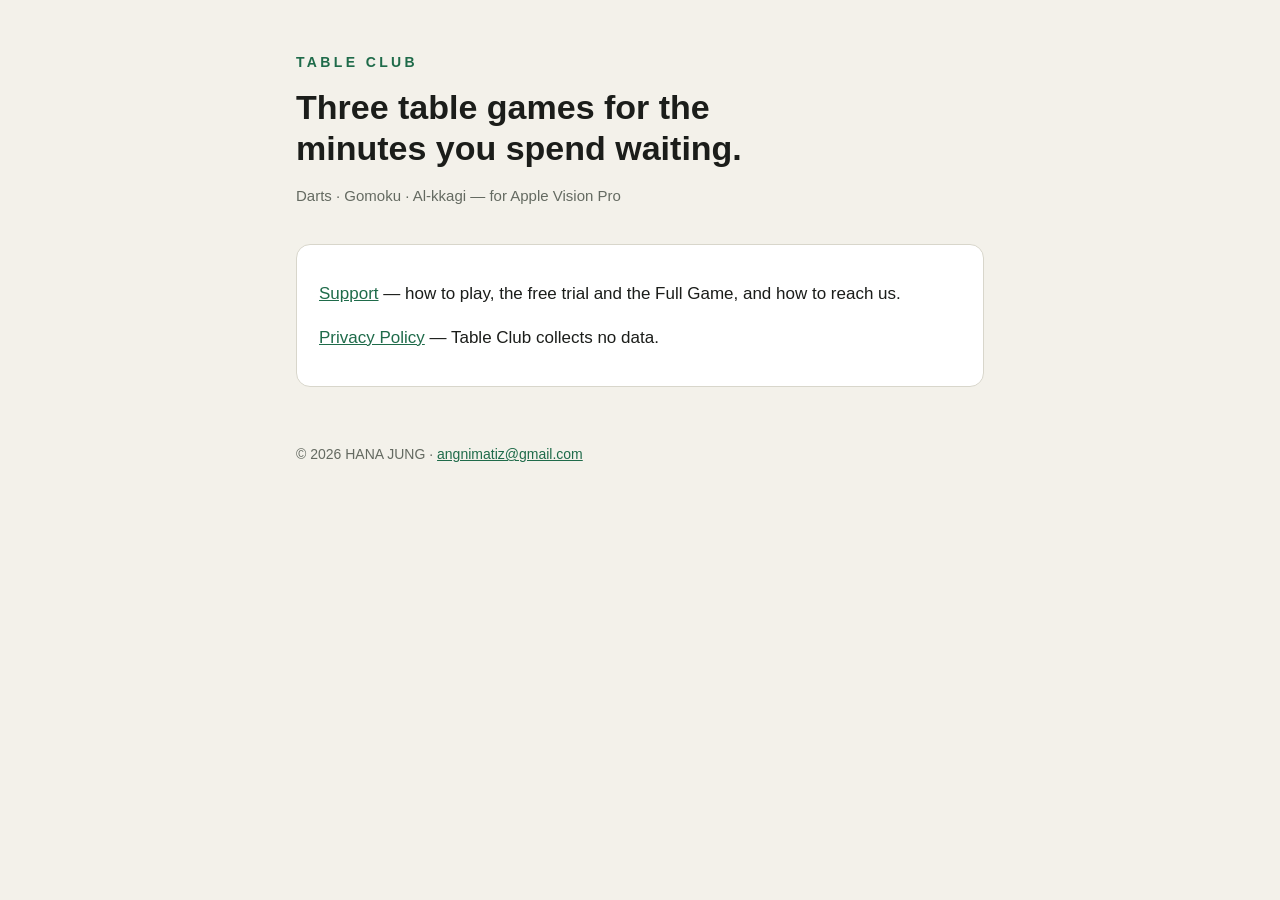
<file: index.html>
<!doctype html>
<html lang="en">
<head>
<meta charset="utf-8">
<meta name="viewport" content="width=device-width, initial-scale=1">
<title>Table Club</title>
<meta name="description" content="Three table games for Apple Vision Pro — darts, gomoku and al-kkagi.">
<link rel="stylesheet" href="style.css">
</head>
<body>
<main>
<header>
  <span class="mark">Table Club</span>
  <h1>Three table games for the minutes you spend waiting.</h1>
  <p class="muted">Darts · Gomoku · Al-kkagi — for Apple Vision Pro</p>
</header>
<div class="card">
  <p><a href="support/">Support</a> — how to play, the free trial and the Full Game, and how to reach us.</p>
  <p><a href="privacy/">Privacy Policy</a> — Table Club collects no data.</p>
</div>
<footer>© 2026 HANA JUNG · <a href="mailto:angnimatiz@gmail.com">angnimatiz@gmail.com</a></footer>
</main>
</body>
</html>
</file>
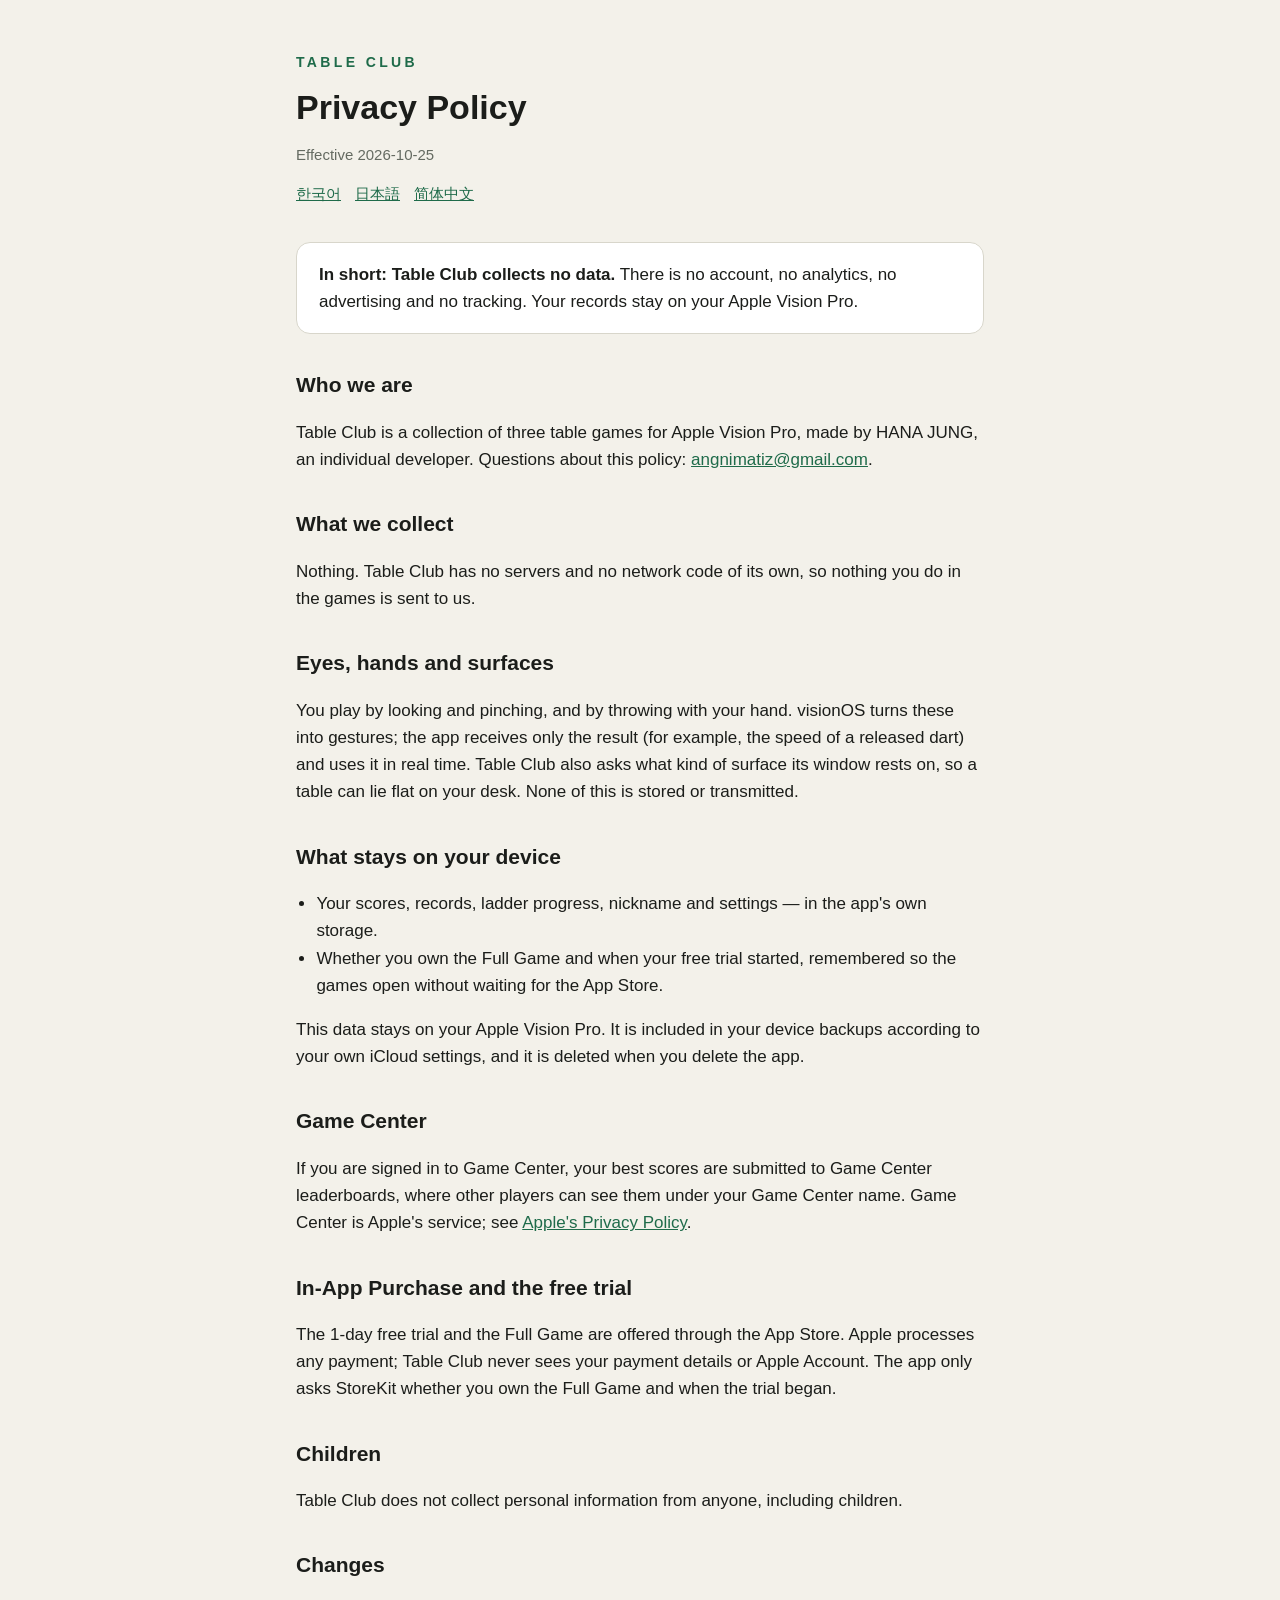
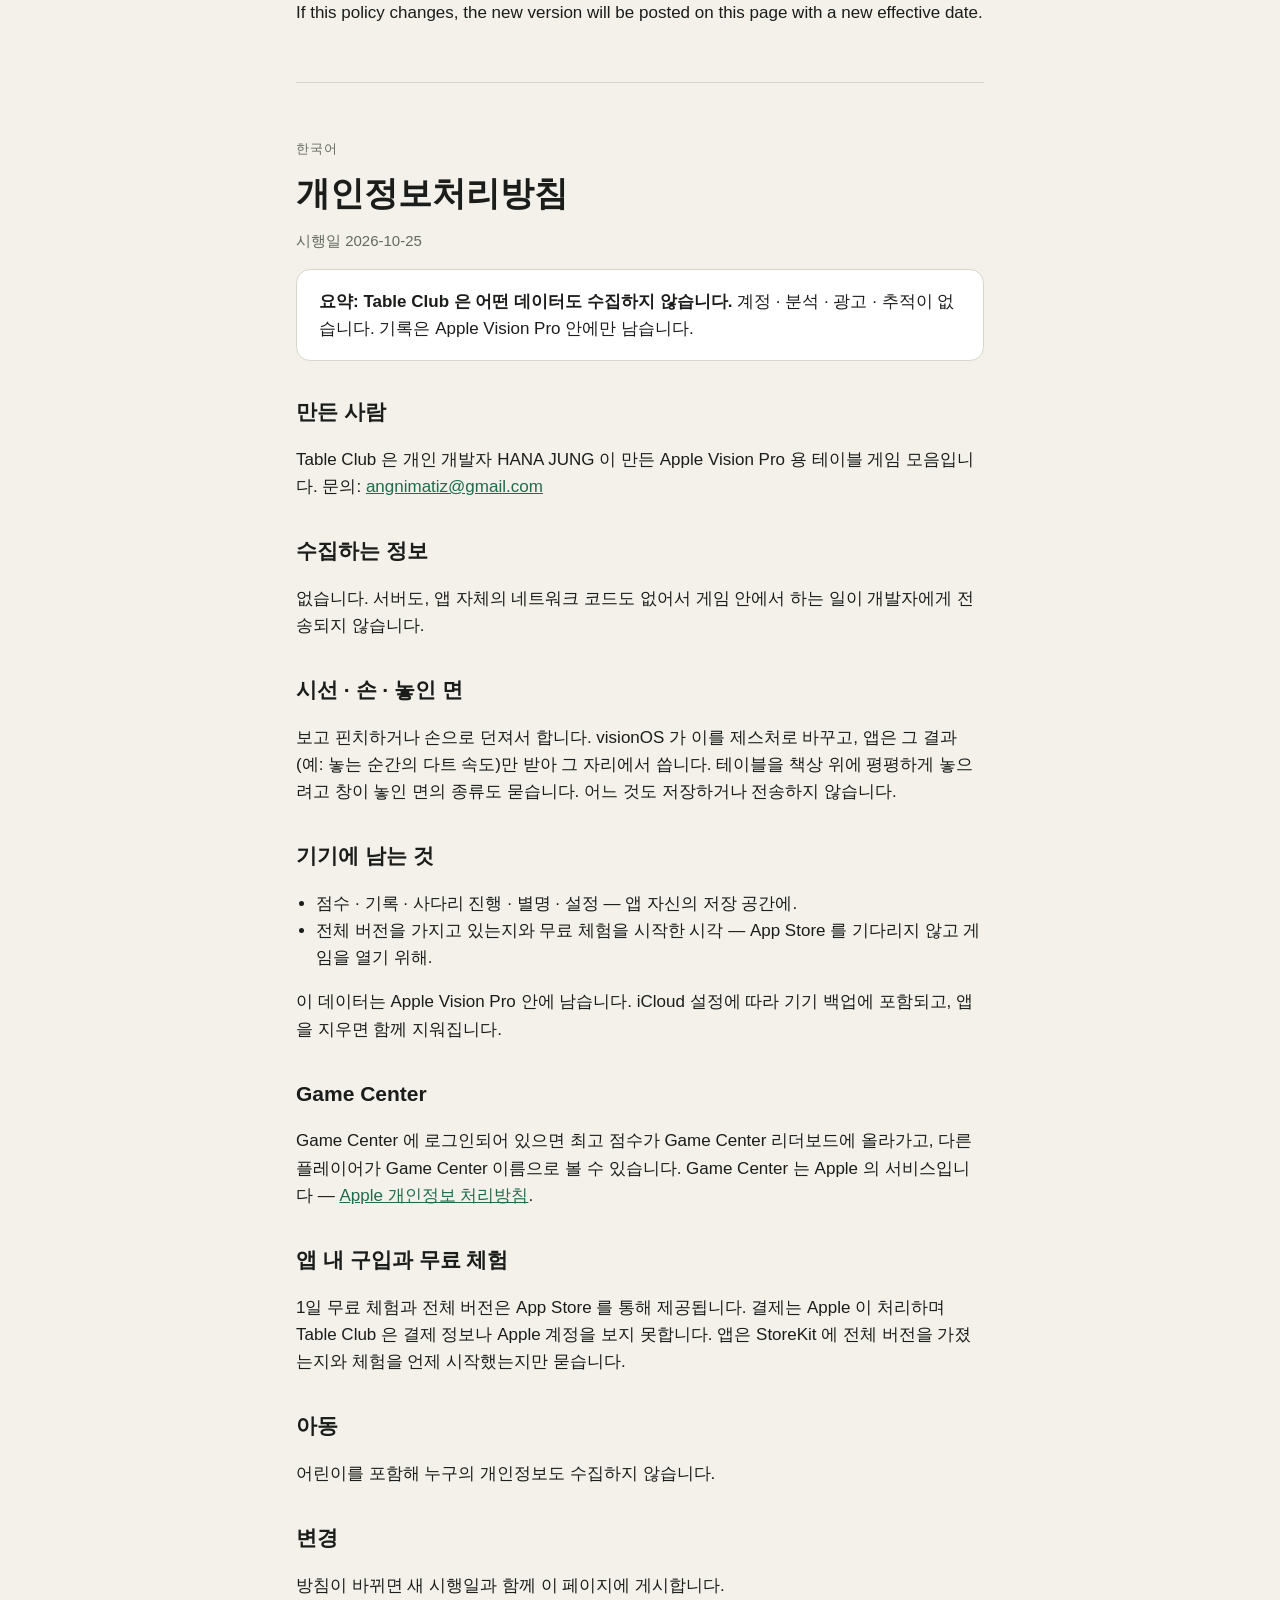
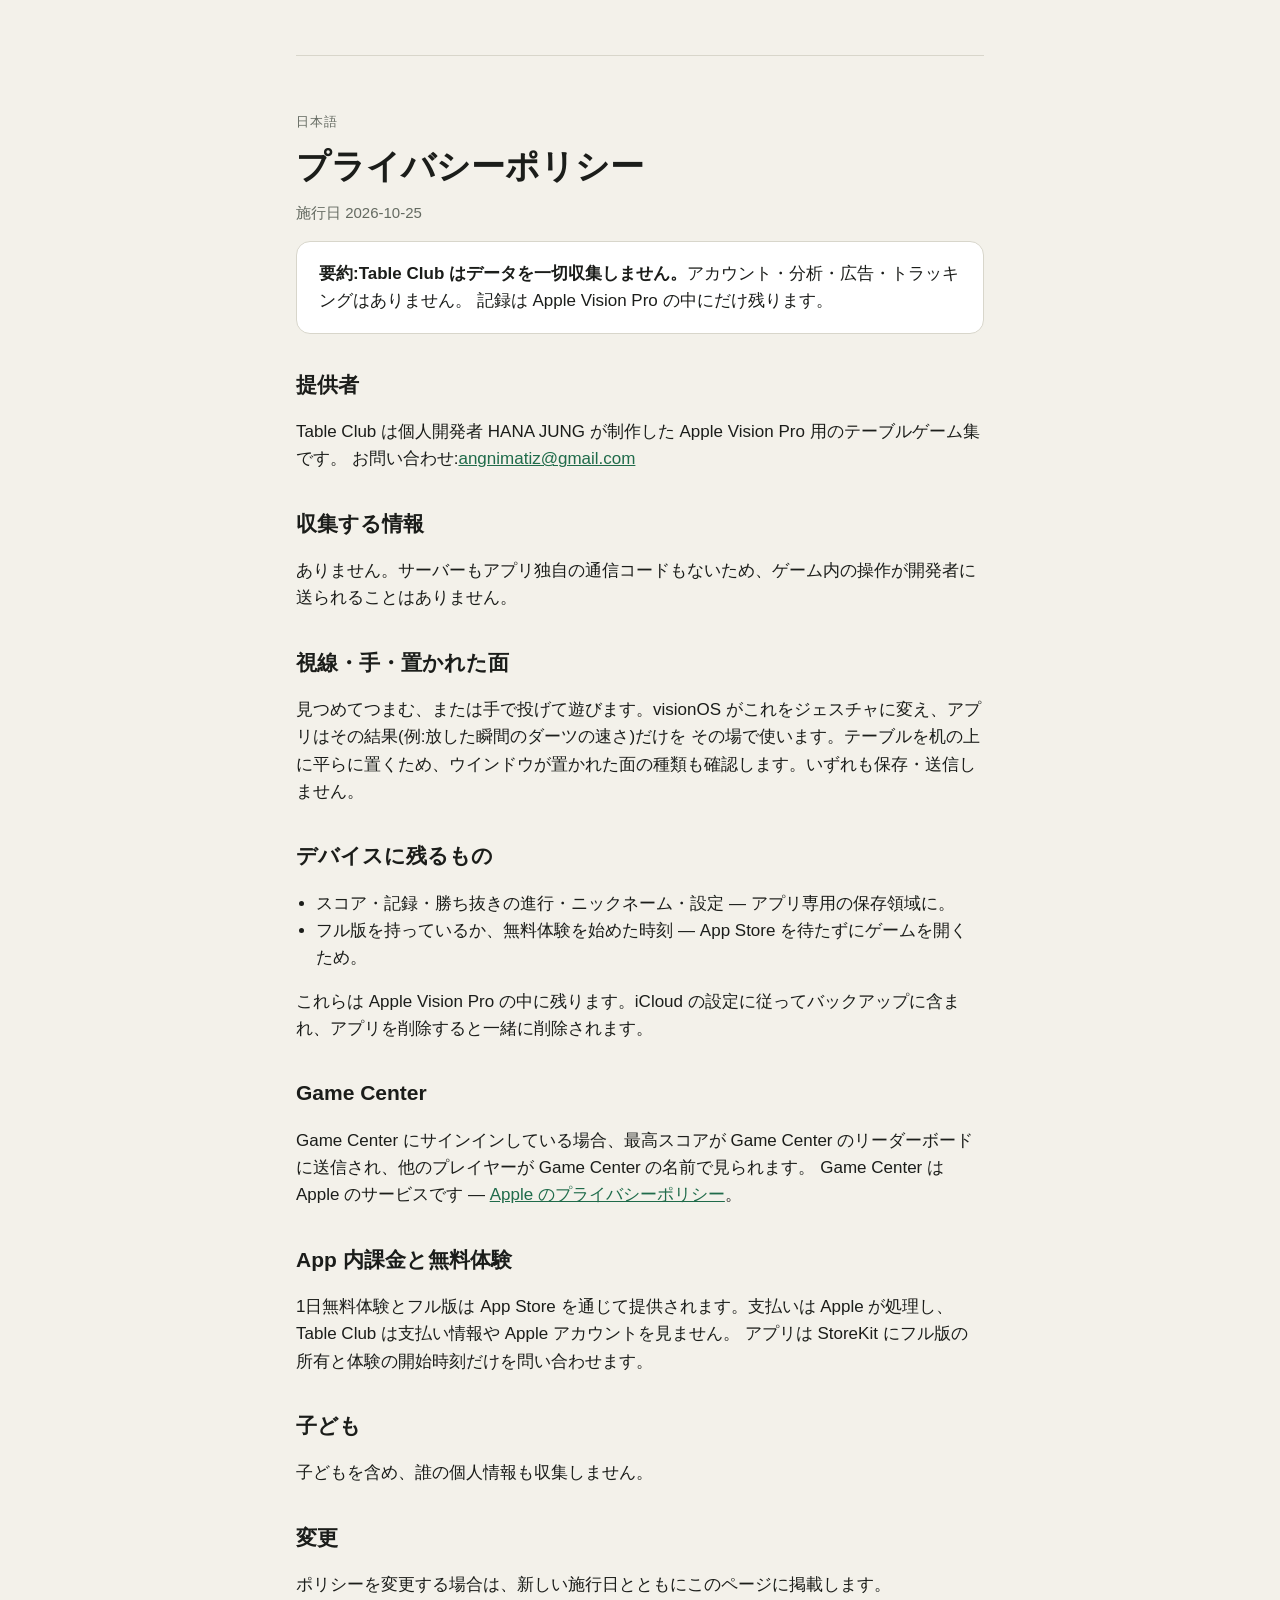
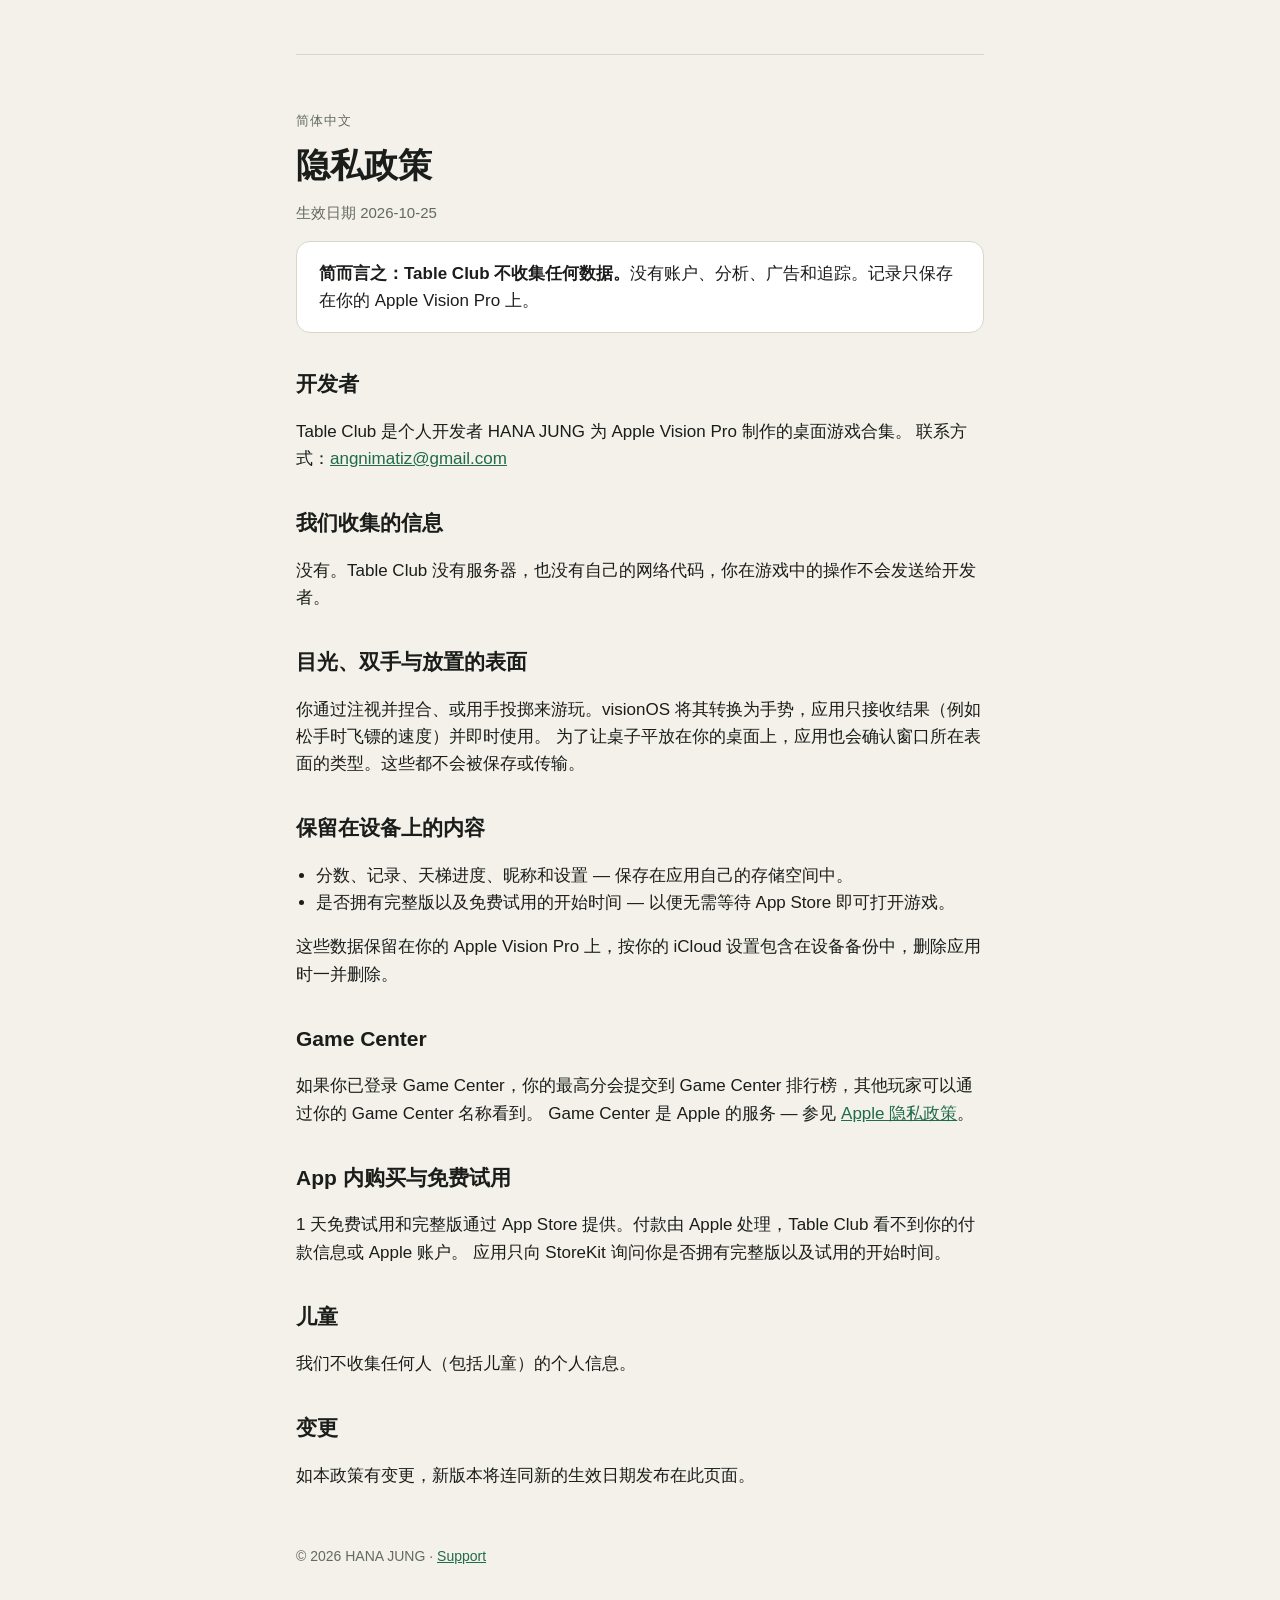
<file: privacy/index.html>
<!doctype html>
<html lang="en">
<head>
<meta charset="utf-8">
<meta name="viewport" content="width=device-width, initial-scale=1">
<title>Table Club Privacy Policy</title>
<meta name="description" content="Table Club collects no data. Your records stay on your Apple Vision Pro.">
<link rel="stylesheet" href="../style.css">
</head>
<body>
<main>
<header>
  <a class="mark" href="../">Table Club</a>
  <h1>Privacy Policy</h1>
  <p class="muted">Effective 2026-10-25</p>
  <nav class="langs" aria-label="Language"><a href="#ko">한국어</a><a href="#ja">日本語</a><a href="#zh">简体中文</a></nav>
</header>

<div class="card">
  <strong>In short: Table Club collects no data.</strong> There is no account, no analytics, no advertising and no tracking.
  Your records stay on your Apple Vision Pro.
</div>

<h2>Who we are</h2>
<p>Table Club is a collection of three table games for Apple Vision Pro, made by HANA JUNG, an individual developer.
Questions about this policy: <a href="mailto:angnimatiz@gmail.com">angnimatiz@gmail.com</a>.</p>

<h2>What we collect</h2>
<p>Nothing. Table Club has no servers and no network code of its own, so nothing you do in the games is sent to us.</p>

<h2>Eyes, hands and surfaces</h2>
<p>You play by looking and pinching, and by throwing with your hand. visionOS turns these into gestures; the app receives
only the result (for example, the speed of a released dart) and uses it in real time. Table Club also asks what kind of surface
its window rests on, so a table can lie flat on your desk. None of this is stored or transmitted.</p>

<h2>What stays on your device</h2>
<ul>
  <li>Your scores, records, ladder progress, nickname and settings — in the app's own storage.</li>
  <li>Whether you own the Full Game and when your free trial started, remembered so the games open without waiting for the App Store.</li>
</ul>
<p>This data stays on your Apple Vision Pro. It is included in your device backups according to your own iCloud settings,
and it is deleted when you delete the app.</p>

<h2>Game Center</h2>
<p>If you are signed in to Game Center, your best scores are submitted to Game Center leaderboards, where other players can see them
under your Game Center name. Game Center is Apple's service; see <a href="https://www.apple.com/legal/privacy/">Apple's Privacy Policy</a>.</p>

<h2>In-App Purchase and the free trial</h2>
<p>The 1-day free trial and the Full Game are offered through the App Store. Apple processes any payment; Table Club never sees your
payment details or Apple Account. The app only asks StoreKit whether you own the Full Game and when the trial began.</p>

<h2>Children</h2>
<p>Table Club does not collect personal information from anyone, including children.</p>

<h2>Changes</h2>
<p>If this policy changes, the new version will be posted on this page with a new effective date.</p>

<hr>

<section id="ko" lang="ko">
  <p class="lang">한국어</p>
  <h1>개인정보처리방침</h1>
  <p class="muted">시행일 2026-10-25</p>
  <div class="card"><strong>요약: Table Club 은 어떤 데이터도 수집하지 않습니다.</strong> 계정 · 분석 · 광고 · 추적이 없습니다.
  기록은 Apple Vision Pro 안에만 남습니다.</div>
  <h2>만든 사람</h2>
  <p>Table Club 은 개인 개발자 HANA JUNG 이 만든 Apple Vision Pro 용 테이블 게임 모음입니다.
  문의: <a href="mailto:angnimatiz@gmail.com">angnimatiz@gmail.com</a></p>
  <h2>수집하는 정보</h2>
  <p>없습니다. 서버도, 앱 자체의 네트워크 코드도 없어서 게임 안에서 하는 일이 개발자에게 전송되지 않습니다.</p>
  <h2>시선 · 손 · 놓인 면</h2>
  <p>보고 핀치하거나 손으로 던져서 합니다. visionOS 가 이를 제스처로 바꾸고, 앱은 그 결과(예: 놓는 순간의 다트 속도)만 받아 그 자리에서
  씁니다. 테이블을 책상 위에 평평하게 놓으려고 창이 놓인 면의 종류도 묻습니다. 어느 것도 저장하거나 전송하지 않습니다.</p>
  <h2>기기에 남는 것</h2>
  <ul>
    <li>점수 · 기록 · 사다리 진행 · 별명 · 설정 — 앱 자신의 저장 공간에.</li>
    <li>전체 버전을 가지고 있는지와 무료 체험을 시작한 시각 — App Store 를 기다리지 않고 게임을 열기 위해.</li>
  </ul>
  <p>이 데이터는 Apple Vision Pro 안에 남습니다. iCloud 설정에 따라 기기 백업에 포함되고, 앱을 지우면 함께 지워집니다.</p>
  <h2>Game Center</h2>
  <p>Game Center 에 로그인되어 있으면 최고 점수가 Game Center 리더보드에 올라가고, 다른 플레이어가 Game Center 이름으로 볼 수 있습니다.
  Game Center 는 Apple 의 서비스입니다 — <a href="https://www.apple.com/kr/legal/privacy/">Apple 개인정보 처리방침</a>.</p>
  <h2>앱 내 구입과 무료 체험</h2>
  <p>1일 무료 체험과 전체 버전은 App Store 를 통해 제공됩니다. 결제는 Apple 이 처리하며 Table Club 은 결제 정보나 Apple 계정을 보지 못합니다.
  앱은 StoreKit 에 전체 버전을 가졌는지와 체험을 언제 시작했는지만 묻습니다.</p>
  <h2>아동</h2>
  <p>어린이를 포함해 누구의 개인정보도 수집하지 않습니다.</p>
  <h2>변경</h2>
  <p>방침이 바뀌면 새 시행일과 함께 이 페이지에 게시합니다.</p>
</section>

<hr>

<section id="ja" lang="ja">
  <p class="lang">日本語</p>
  <h1>プライバシーポリシー</h1>
  <p class="muted">施行日 2026-10-25</p>
  <div class="card"><strong>要約:Table Club はデータを一切収集しません。</strong>アカウント・分析・広告・トラッキングはありません。
  記録は Apple Vision Pro の中にだけ残ります。</div>
  <h2>提供者</h2>
  <p>Table Club は個人開発者 HANA JUNG が制作した Apple Vision Pro 用のテーブルゲーム集です。
  お問い合わせ:<a href="mailto:angnimatiz@gmail.com">angnimatiz@gmail.com</a></p>
  <h2>収集する情報</h2>
  <p>ありません。サーバーもアプリ独自の通信コードもないため、ゲーム内の操作が開発者に送られることはありません。</p>
  <h2>視線・手・置かれた面</h2>
  <p>見つめてつまむ、または手で投げて遊びます。visionOS がこれをジェスチャに変え、アプリはその結果(例:放した瞬間のダーツの速さ)だけを
  その場で使います。テーブルを机の上に平らに置くため、ウインドウが置かれた面の種類も確認します。いずれも保存・送信しません。</p>
  <h2>デバイスに残るもの</h2>
  <ul>
    <li>スコア・記録・勝ち抜きの進行・ニックネーム・設定 — アプリ専用の保存領域に。</li>
    <li>フル版を持っているか、無料体験を始めた時刻 — App Store を待たずにゲームを開くため。</li>
  </ul>
  <p>これらは Apple Vision Pro の中に残ります。iCloud の設定に従ってバックアップに含まれ、アプリを削除すると一緒に削除されます。</p>
  <h2>Game Center</h2>
  <p>Game Center にサインインしている場合、最高スコアが Game Center のリーダーボードに送信され、他のプレイヤーが Game Center の名前で見られます。
  Game Center は Apple のサービスです — <a href="https://www.apple.com/jp/legal/privacy/">Apple のプライバシーポリシー</a>。</p>
  <h2>App 内課金と無料体験</h2>
  <p>1日無料体験とフル版は App Store を通じて提供されます。支払いは Apple が処理し、Table Club は支払い情報や Apple アカウントを見ません。
  アプリは StoreKit にフル版の所有と体験の開始時刻だけを問い合わせます。</p>
  <h2>子ども</h2>
  <p>子どもを含め、誰の個人情報も収集しません。</p>
  <h2>変更</h2>
  <p>ポリシーを変更する場合は、新しい施行日とともにこのページに掲載します。</p>
</section>

<hr>

<section id="zh" lang="zh-Hans">
  <p class="lang">简体中文</p>
  <h1>隐私政策</h1>
  <p class="muted">生效日期 2026-10-25</p>
  <div class="card"><strong>简而言之：Table Club 不收集任何数据。</strong>没有账户、分析、广告和追踪。记录只保存在你的 Apple Vision Pro 上。</div>
  <h2>开发者</h2>
  <p>Table Club 是个人开发者 HANA JUNG 为 Apple Vision Pro 制作的桌面游戏合集。
  联系方式：<a href="mailto:angnimatiz@gmail.com">angnimatiz@gmail.com</a></p>
  <h2>我们收集的信息</h2>
  <p>没有。Table Club 没有服务器，也没有自己的网络代码，你在游戏中的操作不会发送给开发者。</p>
  <h2>目光、双手与放置的表面</h2>
  <p>你通过注视并捏合、或用手投掷来游玩。visionOS 将其转换为手势，应用只接收结果（例如松手时飞镖的速度）并即时使用。
  为了让桌子平放在你的桌面上，应用也会确认窗口所在表面的类型。这些都不会被保存或传输。</p>
  <h2>保留在设备上的内容</h2>
  <ul>
    <li>分数、记录、天梯进度、昵称和设置 — 保存在应用自己的存储空间中。</li>
    <li>是否拥有完整版以及免费试用的开始时间 — 以便无需等待 App Store 即可打开游戏。</li>
  </ul>
  <p>这些数据保留在你的 Apple Vision Pro 上，按你的 iCloud 设置包含在设备备份中，删除应用时一并删除。</p>
  <h2>Game Center</h2>
  <p>如果你已登录 Game Center，你的最高分会提交到 Game Center 排行榜，其他玩家可以通过你的 Game Center 名称看到。
  Game Center 是 Apple 的服务 — 参见 <a href="https://www.apple.com/cn/legal/privacy/">Apple 隐私政策</a>。</p>
  <h2>App 内购买与免费试用</h2>
  <p>1 天免费试用和完整版通过 App Store 提供。付款由 Apple 处理，Table Club 看不到你的付款信息或 Apple 账户。
  应用只向 StoreKit 询问你是否拥有完整版以及试用的开始时间。</p>
  <h2>儿童</h2>
  <p>我们不收集任何人（包括儿童）的个人信息。</p>
  <h2>变更</h2>
  <p>如本政策有变更，新版本将连同新的生效日期发布在此页面。</p>
</section>

<footer>© 2026 HANA JUNG · <a href="../support/">Support</a></footer>
</main>
</body>
</html>
</file>
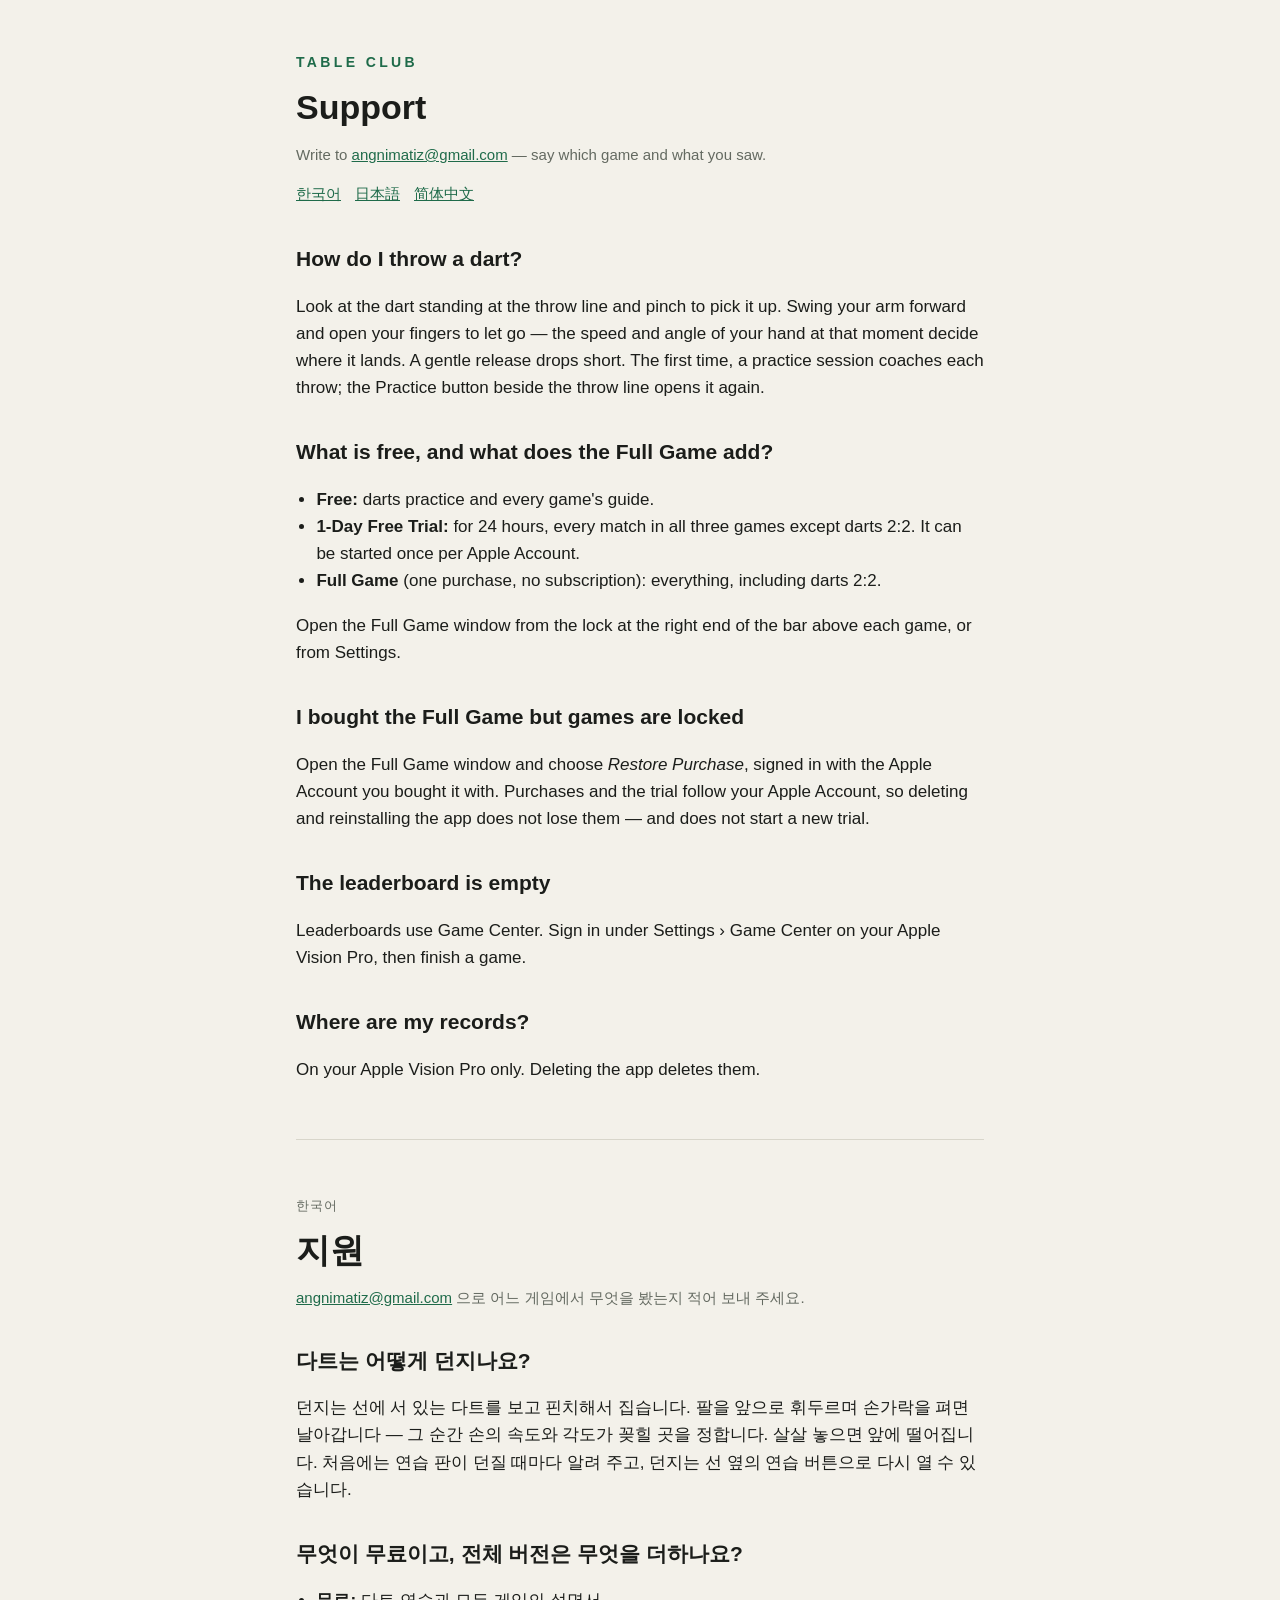
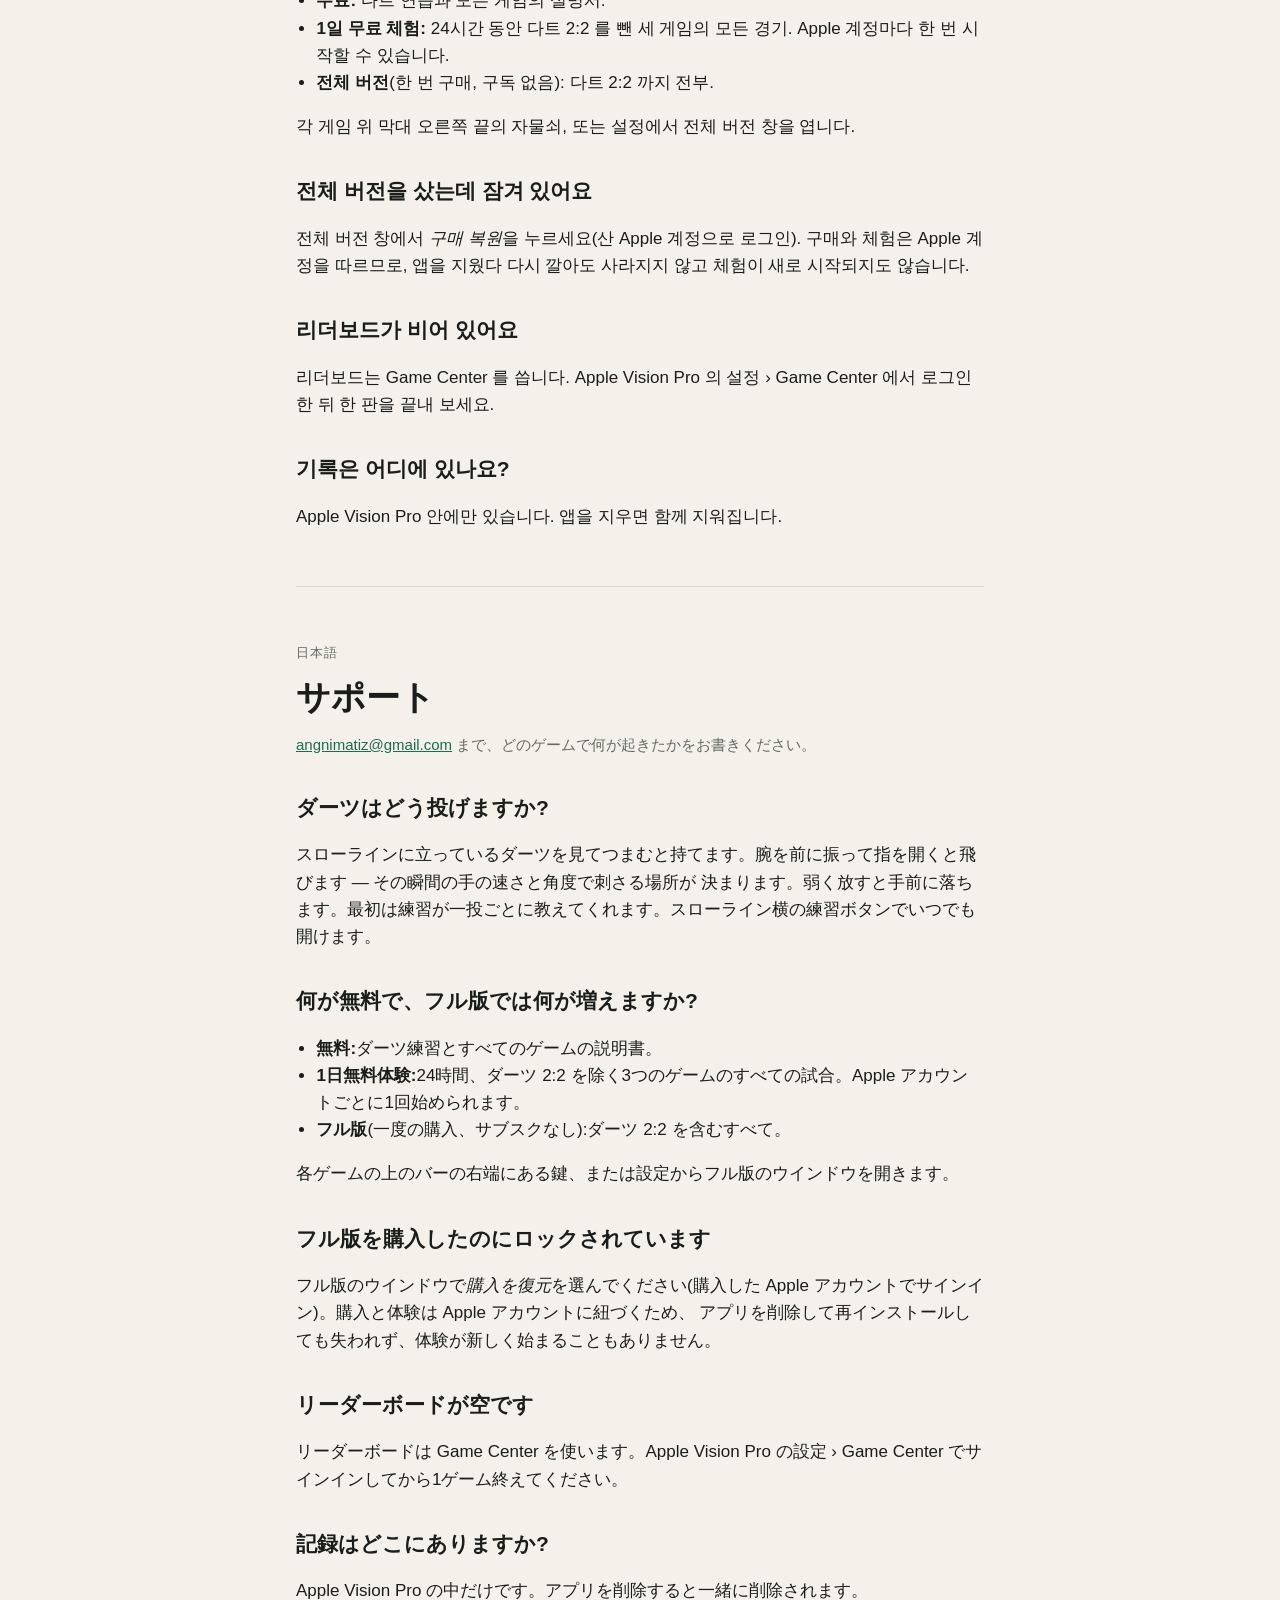
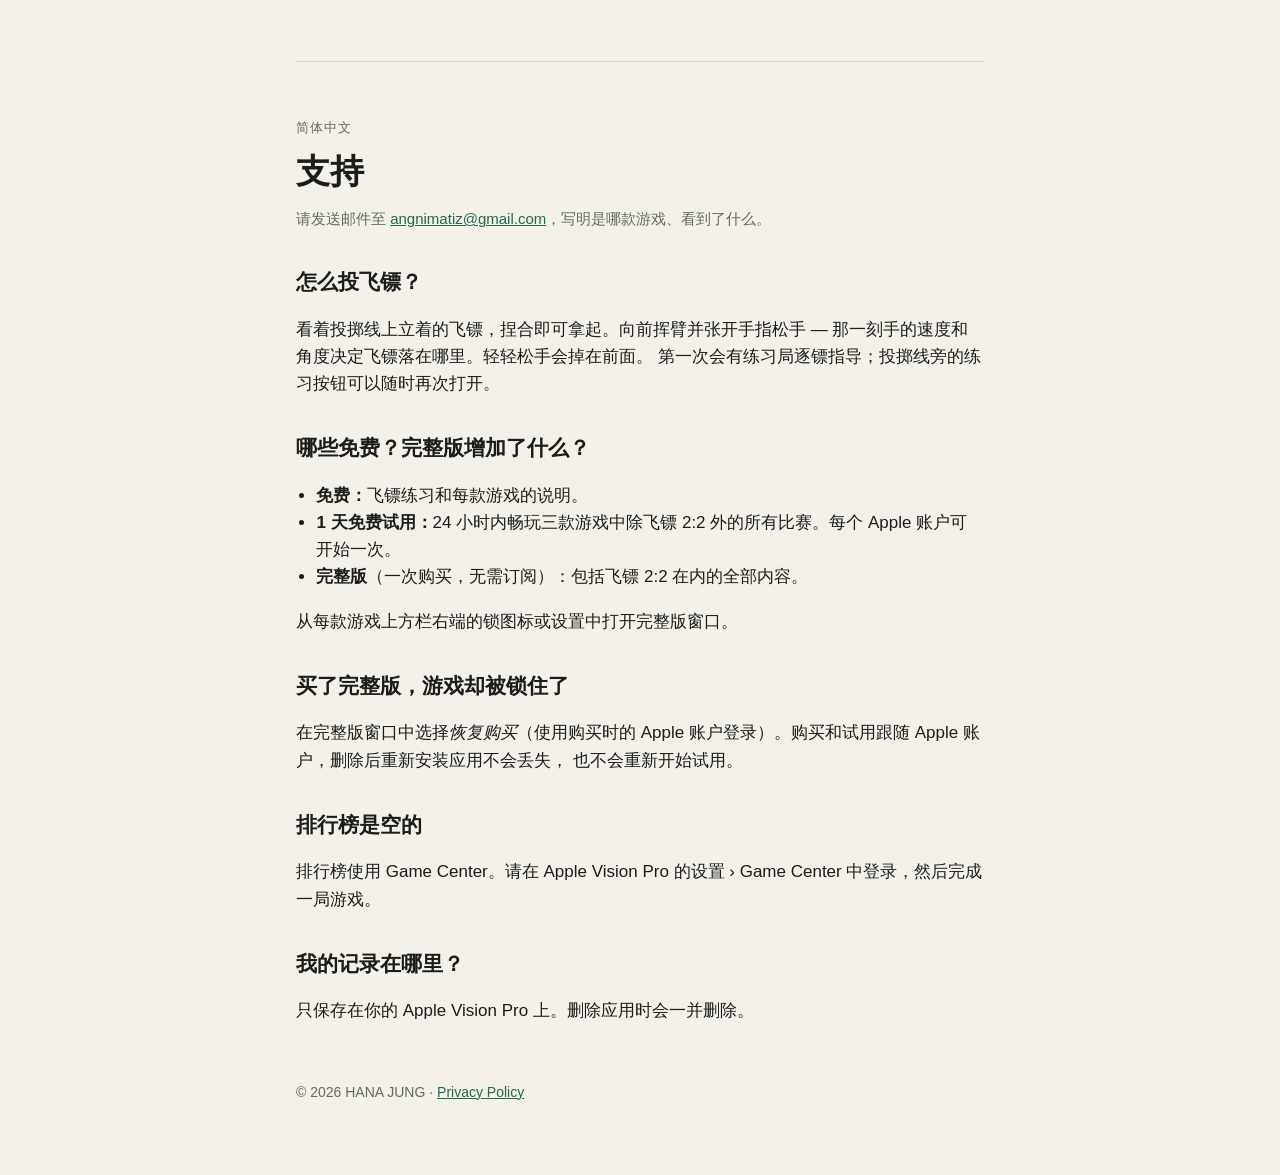
<file: support/index.html>
<!doctype html>
<html lang="en">
<head>
<meta charset="utf-8">
<meta name="viewport" content="width=device-width, initial-scale=1">
<title>Table Club Support</title>
<meta name="description" content="How to play Table Club, the free trial and the Full Game, and how to reach the developer.">
<link rel="stylesheet" href="../style.css">
</head>
<body>
<main>
<header>
  <a class="mark" href="../">Table Club</a>
  <h1>Support</h1>
  <p class="muted">Write to <a href="mailto:angnimatiz@gmail.com">angnimatiz@gmail.com</a> — say which game and what you saw.</p>
  <nav class="langs" aria-label="Language"><a href="#ko">한국어</a><a href="#ja">日本語</a><a href="#zh">简体中文</a></nav>
</header>

<h2>How do I throw a dart?</h2>
<p>Look at the dart standing at the throw line and pinch to pick it up. Swing your arm forward and open your fingers to let go —
the speed and angle of your hand at that moment decide where it lands. A gentle release drops short. The first time, a practice
session coaches each throw; the Practice button beside the throw line opens it again.</p>

<h2>What is free, and what does the Full Game add?</h2>
<ul>
  <li><strong>Free:</strong> darts practice and every game's guide.</li>
  <li><strong>1-Day Free Trial:</strong> for 24 hours, every match in all three games except darts 2:2. It can be started once per Apple Account.</li>
  <li><strong>Full Game</strong> (one purchase, no subscription): everything, including darts 2:2.</li>
</ul>
<p>Open the Full Game window from the lock at the right end of the bar above each game, or from Settings.</p>

<h2>I bought the Full Game but games are locked</h2>
<p>Open the Full Game window and choose <em>Restore Purchase</em>, signed in with the Apple Account you bought it with.
Purchases and the trial follow your Apple Account, so deleting and reinstalling the app does not lose them — and does not start a new trial.</p>

<h2>The leaderboard is empty</h2>
<p>Leaderboards use Game Center. Sign in under Settings › Game Center on your Apple Vision Pro, then finish a game.</p>

<h2>Where are my records?</h2>
<p>On your Apple Vision Pro only. Deleting the app deletes them.</p>

<hr>

<section id="ko" lang="ko">
  <p class="lang">한국어</p>
  <h1>지원</h1>
  <p class="muted"><a href="mailto:angnimatiz@gmail.com">angnimatiz@gmail.com</a> 으로 어느 게임에서 무엇을 봤는지 적어 보내 주세요.</p>
  <h2>다트는 어떻게 던지나요?</h2>
  <p>던지는 선에 서 있는 다트를 보고 핀치해서 집습니다. 팔을 앞으로 휘두르며 손가락을 펴면 날아갑니다 — 그 순간 손의 속도와 각도가
  꽂힐 곳을 정합니다. 살살 놓으면 앞에 떨어집니다. 처음에는 연습 판이 던질 때마다 알려 주고, 던지는 선 옆의 연습 버튼으로 다시 열 수 있습니다.</p>
  <h2>무엇이 무료이고, 전체 버전은 무엇을 더하나요?</h2>
  <ul>
    <li><strong>무료:</strong> 다트 연습과 모든 게임의 설명서.</li>
    <li><strong>1일 무료 체험:</strong> 24시간 동안 다트 2:2 를 뺀 세 게임의 모든 경기. Apple 계정마다 한 번 시작할 수 있습니다.</li>
    <li><strong>전체 버전</strong>(한 번 구매, 구독 없음): 다트 2:2 까지 전부.</li>
  </ul>
  <p>각 게임 위 막대 오른쪽 끝의 자물쇠, 또는 설정에서 전체 버전 창을 엽니다.</p>
  <h2>전체 버전을 샀는데 잠겨 있어요</h2>
  <p>전체 버전 창에서 <em>구매 복원</em>을 누르세요(산 Apple 계정으로 로그인). 구매와 체험은 Apple 계정을 따르므로, 앱을 지웠다 다시 깔아도
  사라지지 않고 체험이 새로 시작되지도 않습니다.</p>
  <h2>리더보드가 비어 있어요</h2>
  <p>리더보드는 Game Center 를 씁니다. Apple Vision Pro 의 설정 › Game Center 에서 로그인한 뒤 한 판을 끝내 보세요.</p>
  <h2>기록은 어디에 있나요?</h2>
  <p>Apple Vision Pro 안에만 있습니다. 앱을 지우면 함께 지워집니다.</p>
</section>

<hr>

<section id="ja" lang="ja">
  <p class="lang">日本語</p>
  <h1>サポート</h1>
  <p class="muted"><a href="mailto:angnimatiz@gmail.com">angnimatiz@gmail.com</a> まで、どのゲームで何が起きたかをお書きください。</p>
  <h2>ダーツはどう投げますか?</h2>
  <p>スローラインに立っているダーツを見てつまむと持てます。腕を前に振って指を開くと飛びます — その瞬間の手の速さと角度で刺さる場所が
  決まります。弱く放すと手前に落ちます。最初は練習が一投ごとに教えてくれます。スローライン横の練習ボタンでいつでも開けます。</p>
  <h2>何が無料で、フル版では何が増えますか?</h2>
  <ul>
    <li><strong>無料:</strong>ダーツ練習とすべてのゲームの説明書。</li>
    <li><strong>1日無料体験:</strong>24時間、ダーツ 2:2 を除く3つのゲームのすべての試合。Apple アカウントごとに1回始められます。</li>
    <li><strong>フル版</strong>(一度の購入、サブスクなし):ダーツ 2:2 を含むすべて。</li>
  </ul>
  <p>各ゲームの上のバーの右端にある鍵、または設定からフル版のウインドウを開きます。</p>
  <h2>フル版を購入したのにロックされています</h2>
  <p>フル版のウインドウで<em>購入を復元</em>を選んでください(購入した Apple アカウントでサインイン)。購入と体験は Apple アカウントに紐づくため、
  アプリを削除して再インストールしても失われず、体験が新しく始まることもありません。</p>
  <h2>リーダーボードが空です</h2>
  <p>リーダーボードは Game Center を使います。Apple Vision Pro の設定 › Game Center でサインインしてから1ゲーム終えてください。</p>
  <h2>記録はどこにありますか?</h2>
  <p>Apple Vision Pro の中だけです。アプリを削除すると一緒に削除されます。</p>
</section>

<hr>

<section id="zh" lang="zh-Hans">
  <p class="lang">简体中文</p>
  <h1>支持</h1>
  <p class="muted">请发送邮件至 <a href="mailto:angnimatiz@gmail.com">angnimatiz@gmail.com</a>，写明是哪款游戏、看到了什么。</p>
  <h2>怎么投飞镖？</h2>
  <p>看着投掷线上立着的飞镖，捏合即可拿起。向前挥臂并张开手指松手 — 那一刻手的速度和角度决定飞镖落在哪里。轻轻松手会掉在前面。
  第一次会有练习局逐镖指导；投掷线旁的练习按钮可以随时再次打开。</p>
  <h2>哪些免费？完整版增加了什么？</h2>
  <ul>
    <li><strong>免费：</strong>飞镖练习和每款游戏的说明。</li>
    <li><strong>1 天免费试用：</strong>24 小时内畅玩三款游戏中除飞镖 2:2 外的所有比赛。每个 Apple 账户可开始一次。</li>
    <li><strong>完整版</strong>（一次购买，无需订阅）：包括飞镖 2:2 在内的全部内容。</li>
  </ul>
  <p>从每款游戏上方栏右端的锁图标或设置中打开完整版窗口。</p>
  <h2>买了完整版，游戏却被锁住了</h2>
  <p>在完整版窗口中选择<em>恢复购买</em>（使用购买时的 Apple 账户登录）。购买和试用跟随 Apple 账户，删除后重新安装应用不会丢失，
  也不会重新开始试用。</p>
  <h2>排行榜是空的</h2>
  <p>排行榜使用 Game Center。请在 Apple Vision Pro 的设置 › Game Center 中登录，然后完成一局游戏。</p>
  <h2>我的记录在哪里？</h2>
  <p>只保存在你的 Apple Vision Pro 上。删除应用时会一并删除。</p>
</section>

<footer>© 2026 HANA JUNG · <a href="../privacy/">Privacy Policy</a></footer>
</main>
</body>
</html>
</file>
<file: style.css>
/* Table Club — support and privacy pages. One sheet for all three pages; no scripts, no fonts fetched. */
:root {
  --bg: #f3f1ea;
  --text: #1b1d1a;
  --muted: #646a61;
  --rule: #d8d6cb;
  --accent: #1f6b4a;      /* felt green — the colour of a games table */
  --card: #ffffff;
  color-scheme: light dark;
}
@media (prefers-color-scheme: dark) {
  :root {
    --bg: #111412;
    --text: #e8ebe4;
    --muted: #9ea597;
    --rule: #2c322d;
    --accent: #5fbf8f;
    --card: #181c19;
  }
}
* { box-sizing: border-box; }
body {
  margin: 0;
  background: var(--bg);
  color: var(--text);
  font: 17px/1.6 -apple-system, BlinkMacSystemFont, "Apple SD Gothic Neo", "Hiragino Sans", "PingFang SC", "Segoe UI", Roboto, sans-serif;
}
main { max-width: 720px; margin: 0 auto; padding: 48px 16px 72px; }
header { margin-bottom: 36px; }
.mark { font-weight: 800; letter-spacing: 0.24em; font-size: 14px; color: var(--accent); text-decoration: none; text-transform: uppercase; }
h1 { font-size: 34px; line-height: 1.2; margin: 12px 0 4px; text-wrap: balance; }
h2 { font-size: 21px; margin: 34px 0 8px; }
h3 { font-size: 17px; margin: 22px 0 4px; }
.muted { color: var(--muted); font-size: 15px; }
a { color: var(--accent); }
a:focus-visible { outline: 2px solid var(--accent); outline-offset: 2px; }
ul { padding-left: 1.2em; }
nav.langs { display: flex; flex-wrap: wrap; gap: 6px 14px; font-size: 15px; }
hr { border: 0; border-top: 1px solid var(--rule); margin: 56px 0; }
.lang { font-size: 13px; letter-spacing: 0.08em; color: var(--muted); text-transform: uppercase; }
.card { background: var(--card); border: 1px solid var(--rule); border-radius: 14px; padding: 18px 22px; margin: 16px 0; }
footer { margin-top: 56px; font-size: 14px; color: var(--muted); }
</file>
